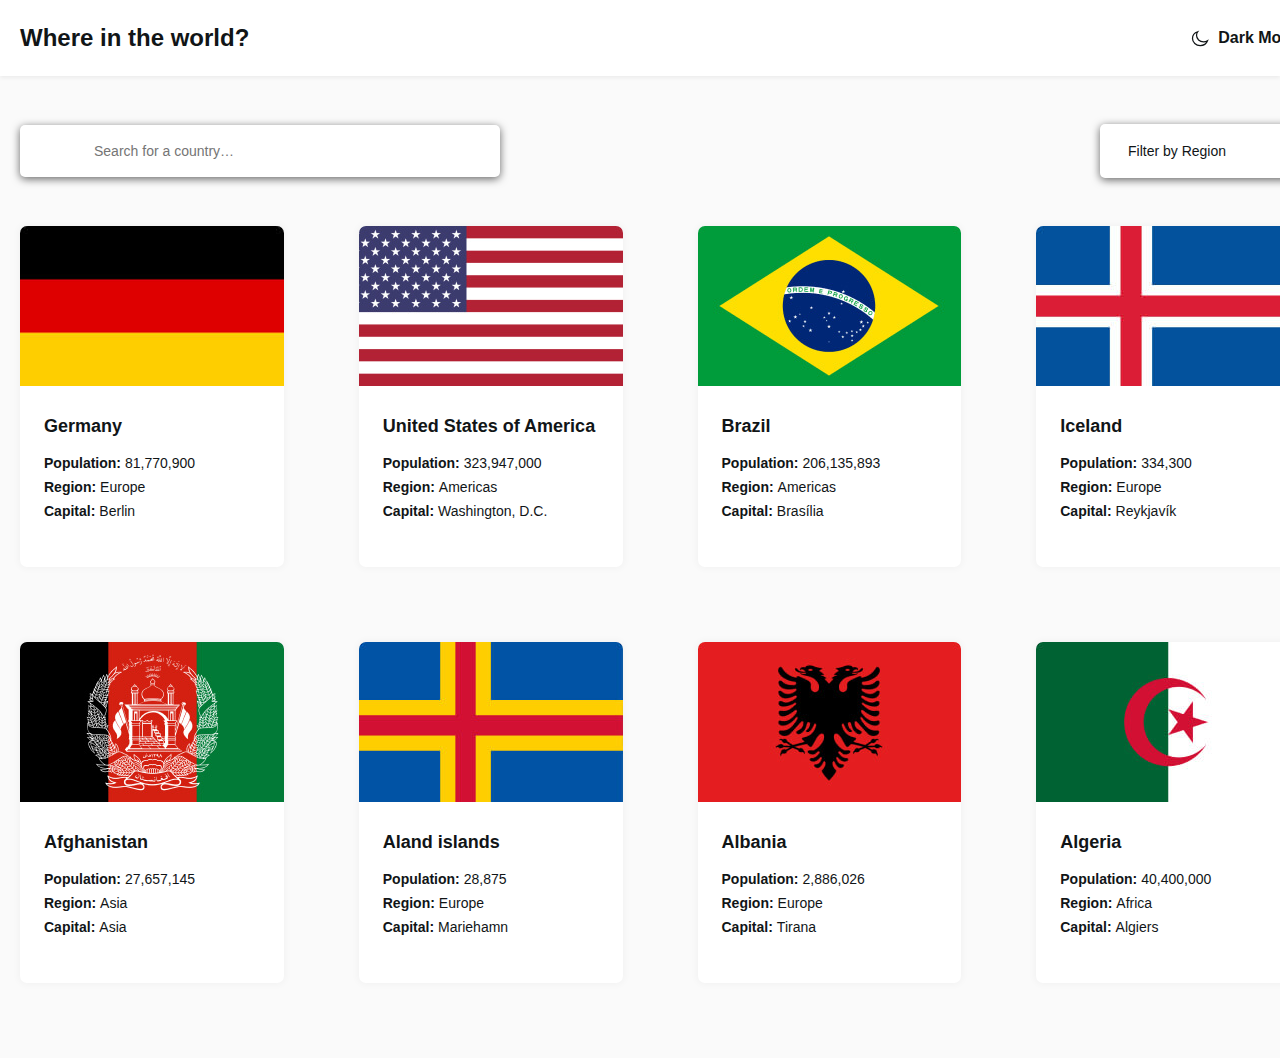
<file: index.html>
<!DOCTYPE html>
<html lang="en">
<head>
  <meta charset="UTF-8">
  <meta name="viewport" content="width=device-width, initial-scale=1.0">
  <title>Countries</title>
  <!-- GOOGLE-FONTS -->


  <!-- Stylesheets -->
  <link rel="stylesheet" href="css/normalize.css">
  <link rel="stylesheet" href="css/style.css">
</head>
<body>
  <!-- SITE-HEADER -->
  <header class="site-header">
    <div class="site-header-container container">
      <a class="site-header-logo" href="index.html">Where in the world?</a>
      <button class="site-header-theme-toggler" type="button" >
        <span class="site-header-theme-toggler-inner">

          <svg class="site-header-theme-toggler-icon" width="20" height="20" xmlns="http://www.w3.org/2000/svg"><path fill-rule="evenodd" clip-rule="evenodd" d="M13.553 13.815c-3.884 0-7.034-2.887-7.034-6.447 0-1.343.448-2.586 1.212-3.618-3.04.945-5.231 3.581-5.231 6.688 0 3.9 3.45 7.062 7.704 7.062 3.389 0 6.266-2.007 7.296-4.796a7.458 7.458 0 0 1-3.947 1.111Z" fill="#fff" stroke="currentColor" stroke-width="1.25"/></svg>

          <span class="site-header-theme-toggler-text">Dark Mode</span>
        </span>
      </button>
    </div>
  </header>

  <!-- MAIN-CONTENT -->
<main class="main-content">
  <div class="container">
    <section>
     <!--  <h2>Filterlar</h2> -->
      <form class="filters" action="https://echo.htmlacademy.ru" method="get">
        <input class="filters-search-input" type="search" name="search" placeholder="Search for a country…" aria-label="Country name" required>
        <select class="filters-region-select" name="region" aria-label="Regions">
          <option selected disabled>Filter by Region</option>
          <option>Africa</option>
          <option>America</option>
          <option>Asia</option>
          <option>Europe</option>
          <option>Oceania</option>
        </select>
      </form>
    </section>


<!-- INDEX-COUNTRIESS -->
<section class="index-countries">
  <!-- <h2>Countries</h2> -->
  <ul class="index-countries-list">
    <li class="index-countries-item">
      <div class="index-country">
        <img class="index-country-flag" src="img/flag-germany.jpg" alt="Germany flag" width="264"
        height="160" srcset="img/flag-germany.jpg 1x, img/flag-germany@2x.jpg 2x">
        <div class="index-country-info">
          <h3 class="index-country-name">
            <a class="index-country-link" href="country.html">
              Germany
            </a>


          </h3>
          <dl class="index-country-details">
            <div class="index-country-details-item">
              <dt class="index-country-details-title">Population:</dt>
              <dd class="index-country-details-value">81,770,900</dd>
            </div>
            <div class="index-country-details-item">
              <dt class="index-country-details-title">Region:</dt>
              <dd class="index-country-details-value">Europe</dd>
            </div>
            <div class="index-country-details-item">
              <dt class="index-country-details-title">Capital:</dt>
              <dd class="index-country-details-value">Berlin</dd>
            </div>
          </dl>
        </div>
      </div>
    </li>


    <li class="index-countries-item">
      <div class="index-country">
        <img class="index-country-flag" src="img/flag-usa.jpg" alt="Usa flag" width="264"
        height="160" srcset="img/flag-usa.jpg 1x, img/flag-usa@2x.jpg 2x">
        <div class="index-country-info">
          <h3 class="index-country-name">
            <a class="index-country-link" href="country.html">


            United States of America
          </a>
          </h3>
          <dl class="index-country-details">
            <div class="index-country-details-item">
              <dt class="index-country-details-title">Population:</dt>
              <dd class="index-country-details-value">323,947,000</dd>
            </div>
            <div class="index-country-details-item">
              <dt class="index-country-details-title">Region:</dt>
              <dd class="index-country-details-value">Americas</dd>
            </div>
            <div class="index-country-details-item">
              <dt class="index-country-details-title">Capital:</dt>
              <dd class="index-country-details-value">Washington, D.C.</dd>
            </div>
          </dl>
        </div>
      </div>
    </li>


    <li class="index-countries-item">
      <div class="index-country">
        <img class="index-country-flag" src="img/flag-brazil.jpg" alt="Brazil flag" width="264"
        height="160" srcset="img/flag-brazil.jpg 1x, img/flag-brazil@2x.jpg 2x">
        <div class="index-country-info">
          <h3 class="index-country-name">
            <a class="index-country-link" href="country.html">


            Brazil
          </a>
          </h3>
          <dl class="index-country-details">
            <div class="index-country-details-item">
              <dt class="index-country-details-title">Population:</dt>
              <dd class="index-country-details-value">206,135,893</dd>
            </div>
            <div class="index-country-details-item">
              <dt class="index-country-details-title">Region:</dt>
              <dd class="index-country-details-value">Americas</dd>
            </div>
            <div class="index-country-details-item">
              <dt class="index-country-details-title">Capital:</dt>
              <dd class="index-country-details-value">Brasília</dd>
            </div>
          </dl>
        </div>
      </div>
    </li>

    <li class="index-countries-item">
      <div class="index-country">
        <img class="index-country-flag" src="img/1280px-Flag_of_Iceland.jpg" alt="Iceland flag" width="264"
        height="160" srcset="img/1280px-Flag_of_Iceland.jpg 1x, img/1280px-Flag_of_Iceland@2x.jpg 2x">
        <div class="index-country-info">
          <h3 class="index-country-name">
            <a class="index-country-link" href="country.html">


            Iceland
          </a>
          </h3>
          <dl class="index-country-details">
            <div class="index-country-details-item">
              <dt class="index-country-details-title">Population:</dt>
              <dd class="index-country-details-value"> 334,300</dd>
            </div>
            <div class="index-country-details-item">
              <dt class="index-country-details-title">Region:</dt>
              <dd class="index-country-details-value">Europe</dd>
            </div>
            <div class="index-country-details-item">
              <dt class="index-country-details-title">Capital:</dt>
              <dd class="index-country-details-value">Reykjavík</dd>
            </div>
          </dl>
        </div>
      </div>
    </li>


    <li class="index-countries-item">
      <div class="index-country">
        <img class="index-country-flag" src="img/1280px-Flag_of_Afghanistan.jpg" alt="Afghanistan flag" width="264"
        height="160" srcset="img/1280px-Flag_of_Afghanistan.jpg 1x, img/1280px-Flag_of_Afghanistan@2x.jpg 2x">
        <div class="index-country-info">
          <h3 class="index-country-name">
            <a class="index-country-link" href="country.html">


            Afghanistan
          </a>
          </h3>
          <dl class="index-country-details">
            <div class="index-country-details-item">
              <dt class="index-country-details-title">Population:</dt>
              <dd class="index-country-details-value">27,657,145</dd>
            </div>
            <div class="index-country-details-item">
              <dt class="index-country-details-title">Region:</dt>
              <dd class="index-country-details-value">Asia</dd>
            </div>
            <div class="index-country-details-item">
              <dt class="index-country-details-title">Capital:</dt>
              <dd class="index-country-details-value">Asia</dd>
            </div>
          </dl>
        </div>
      </div>
    </li>


    <li class="index-countries-item">
      <div class="index-country">
        <img class="index-country-flag" src="img/islands.jpg" alt="islands flag" width="264"
        height="160" srcset="img/islands.jpg 1x, img/islands@2x.jpg 2x">
        <div class="index-country-info">
          <h3 class="index-country-name">
            <a class="index-country-link" href="country.html">


            Aland islands
          </a>
          </h3>
          <dl class="index-country-details">
            <div class="index-country-details-item">
              <dt class="index-country-details-title">Population:</dt>
              <dd class="index-country-details-value">28,875</dd>
            </div>
            <div class="index-country-details-item">
              <dt class="index-country-details-title">Region:</dt>
              <dd class="index-country-details-value">Europe</dd>
            </div>
            <div class="index-country-details-item">
              <dt class="index-country-details-title">Capital:</dt>
              <dd class="index-country-details-value">Mariehamn</dd>
            </div>
          </dl>
        </div>
      </div>
    </li>


    <li class="index-countries-item">
      <div class="index-country">
        <img class="index-country-flag" src="img/1280px-Flag_of_Albania.jpg" alt="Albania flag" width="264"
        height="160" srcset="img/1280px-Flag_of_Albania.jpg 1x, img/1280px-Flag_of_Albania@2x.jpg 2x">
        <div class="index-country-info">
          <h3 class="index-country-name">
            <a class="index-country-link" href="country.html">


            Albania
          </a>
          </h3>
          <dl class="index-country-details">
            <div class="index-country-details-item">
              <dt class="index-country-details-title">Population:</dt>
              <dd class="index-country-details-value"> 2,886,026</dd>
            </div>
            <div class="index-country-details-item">
              <dt class="index-country-details-title">Region:</dt>
              <dd class="index-country-details-value">Europe</dd>
            </div>
            <div class="index-country-details-item">
              <dt class="index-country-details-title">Capital:</dt>
              <dd class="index-country-details-value">Tirana</dd>
            </div>
          </dl>
        </div>
      </div>
    </li>


    <li class="index-countries-item">
      <div class="index-country">
        <img class="index-country-flag" src="img/1280px-Flag_of_Algeria.jpg" alt="Algeria flag" width="264"
        height="160" srcset="img/1280px-Flag_of_Algeria.jpg 1x, img/1280px-Flag_of_Algeria@2x.jpg 2x">
        <div class="index-country-info">
          <h3 class="index-country-name">
            <a class="index-country-link" href="country.html">


            Algeria
          </a>
          </h3>
          <dl class="index-country-details">
            <div class="index-country-details-item">
              <dt class="index-country-details-title">Population:</dt>
              <dd class="index-country-details-value"> 40,400,000</dd>
            </div>
            <div class="index-country-details-item">
              <dt class="index-country-details-title">Region:</dt>
              <dd class="index-country-details-value">Africa</dd>
            </div>
            <div class="index-country-details-item">
              <dt class="index-country-details-title">Capital:</dt>
              <dd class="index-country-details-value">Algiers</dd>
            </div>
          </dl>
        </div>
      </div>
    </li>
  </ul>
</section>
  </div>
</main>





  <script src="js/main.js"></script>
</body>
</html>
</file>
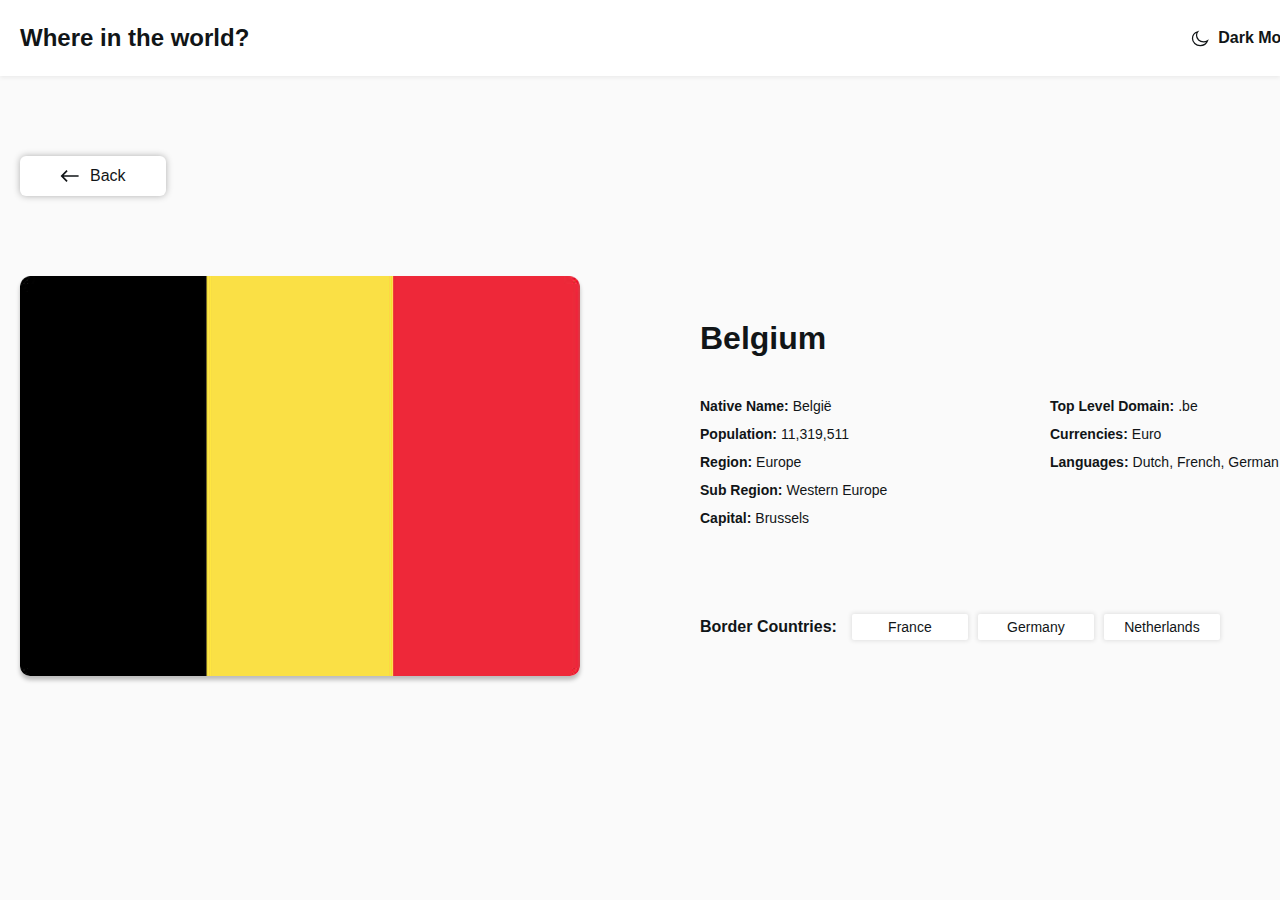
<file: country.html>
<!DOCTYPE html>
<html lang="en">
<head>
  <meta charset="UTF-8">
  <meta name="viewport" content="width=device-width, initial-scale=1.0">
  <title>Countries</title>
  <!-- GOOGLE-FONTS -->


  <!-- Stylesheets -->
  <link rel="stylesheet" href="css/normalize.css">
  <link rel="stylesheet" href="css/style.css">
</head>
<body>
  <!-- SITE-HEADER -->
  <header class="site-header">
    <div class="site-header-container container">
      <a class="site-header-logo" href="index.html">Where in the world?</a>
      <button class="site-header-theme-toggler" type="button" >
        <span class="site-header-theme-toggler-inner">

          <svg class="site-header-theme-toggler-icon" width="20" height="20" xmlns="http://www.w3.org/2000/svg"><path fill-rule="evenodd" clip-rule="evenodd" d="M13.553 13.815c-3.884 0-7.034-2.887-7.034-6.447 0-1.343.448-2.586 1.212-3.618-3.04.945-5.231 3.581-5.231 6.688 0 3.9 3.45 7.062 7.704 7.062 3.389 0 6.266-2.007 7.296-4.796a7.458 7.458 0 0 1-3.947 1.111Z" fill="#fff" stroke="currentColor" stroke-width="1.25"/></svg>

          <span class="site-header-theme-toggler-text">Dark Mode</span>
        </span>
      </button>
    </div>
  </header>

  <!-- MAIN-CONTENT -->
  <main class="main-content main-content-inner country-page">
    <div class="container">

      <div class="country-page-back-wrapper">
        <a class="country-page-back-link" href="index.html">

          <svg class="country-page-back-icon" width="20" height="20"  xmlns="http://www.w3.org/2000/svg"><path fill-rule="evenodd" clip-rule="evenodd" d="m6.464 4.107 1.179 1.179-3.89 3.889h14.85v1.65H3.753l3.89 3.889-1.179 1.179L.572 10l5.892-5.893Z" fill="currentColor"/></svg>
          <span class="country-page-back-text">Back</span>

        </a>
      </div>


      <!-- COUNTRY-PAGE-FLAG-INFO -->
      <div class="country-page-flag-info">
        <img class="country-page-flag" src="img/flag-belgium-big.jpg" alt="Belgium flag" width="560" height="400" srcset="img/flag-belgium-big.jpg 1x, img/flag-belgium-big@2x.jpg 2x">
        <div class="country-page-info">
          <h1 class="country-page-title">Belgium</h1>
          <div class="country-page-dls-wrapper">
            <dl class="country-page-details">
              <div class="country-page-details-item">
                <dt class="country-page-details-title">Native Name:</dt>
                <dd class="country-page-details-value">België</dd>
              </div>
              <div class="country-page-details-item">
                <dt class="country-page-details-title">Population:</dt>
                <dd class="country-page-details-value">11,319,511</dd>
              </div>
              <div class="country-page-details-item">
                <dt class="country-page-details-title">Region:</dt>
                <dd class="country-page-details-value">Europe</dd>
              </div>
              <div class="country-page-details-item">
                <dt class="country-page-details-title">Sub Region:</dt>
                <dd class="country-page-details-value">Western Europe</dd>
              </div>
              <div class="country-page-details-item">
                <dt class="country-page-details-title">Capital:</dt>
                <dd class="country-page-details-value">Brussels</dd>
              </div>
            </dl>


            <dl class="country-page-details">
              <div class="country-page-details-item">
                <dt class="country-page-details-title">Top Level Domain:</dt>
                <dd class="country-page-details-value">.be</dd>
              </div>
              <div class="country-page-details-item">
                <dt class="country-page-details-title">Currencies:</dt>
                <dd class="country-page-details-value">Euro</dd>
              </div>
              <div class="country-page-details-item">
                <dt class="country-page-details-title">Languages:</dt>
                <dd class="country-page-details-value">Dutch, French, German</dd>
              </div>

            </dl>
          </div>

           <section class="country-page-border-countries">
              <h2 class="country-page-border-countries-heading">Border Countries:</h2>
              <div class="country-page-border-countries-list">
                <a class="country-page-border-country-link" href="country.html">France</a>
                <a class="country-page-border-country-link" href="country.html">Germany</a>
                <a class="country-page-border-country-link" href="country.html">Netherlands</a>
              </div>
           </section>

        </div>
      </div>

    </div>
  </main>





  <script src="js/main.js"></script>
</body>
</html>
</file>
<file: css/style.css>
/* CUSTOM PROPS */

:root{
  --body-bg: #fafafa;
  --element-bg:#fff;
  --text-color:#111517;
  --transition-duration:0.4s;
}

.dark-mode{
  --text-color:#fff;
  --bg-color:#222;
}
/* FONTS */
@font-face {
  font-family: "Nunito Sans 7pt Condensed";
  src: url("../fonts/ NunitoSans7ptCondensed-Regular.woff2") format("woff2"),
    url("../fonts/ NunitoSans7ptCondensed-Regular.woff") format("woff");
  font-weight: normal;
  font-style: normal;
  font-display: swap;
}

@font-face {
  font-family: "Nunito Sans 7pt Condensed";
  src: url("../fonts/ NunitoSans7ptCondensed-ExtraBold.woff2") format("woff2"),
    url("../fonts/ NunitoSans7ptCondensed-ExtraBold.woff") format("woff");
  font-weight: bold;
  font-style: normal;
  font-display: swap;
}

@font-face {
  font-family: "Nunito Sans 7pt Condensed";
  src: url("../fonts/ NunitoSans7ptCondensed-SemiBold.woff2") format("woff2"),
    url("../fonts/ NunitoSans7ptCondensed-SemiBold.woff") format("woff");
  font-weight: 600;
  font-style: normal;
  font-display: swap;
}

@font-face {
  font-family: "Nunito Sans 7pt Condensed";
  src: url("../fonts/ NunitoSans7ptCondensed-Light.woff2") format("woff2"),
    url("../fonts/ NunitoSans7ptCondensed-Light.woff") format("woff");
  font-weight: 300;
  font-style: normal;
  font-display: swap;
}


/* GLOBAL */
html {
  box-sizing: border-box;
  height: 100%;
  scroll-behavior: smooth;
}

*,
*::before,
*::after  {
  box-sizing:0;
}

body {
  display: flex;
  flex-direction: column;
  height: 100%;
  padding: 0;
  margin: 0;
  font-family:"Nunito Sans","Arial",sans-serif;
  font-size: 14px;
  line-height:16px ;
  background-color:var(--body-bg);
  color: var(--text-color);
  transition: background-color 0.4s ease,
  color 0.4s ease;
}

img {
  max-width: 100%;
  height: auto;
}
a {
 text-decoration: none;
}

/* DARK-MODE */
.dark-mode{
  --body-bg: #202c36;
  --element-bg:#2B3844;;
  --text-color:#fff;
}

/* CONTAINER */
.container {
  width: 100%;
  max-width: 1320px;
  padding-left: 20px;
  padding-right: 20px;
  margin-left: auto;
  margin-right: auto;
}

/* MAIN-CONTENT */
.main-content{
  flex-grow: 1;
  padding-top: 48px;
  padding-bottom: 48px;
}
.main-content-inner{
padding-top: 80px;
}

/* SITE-HEADER */
.site-header {
  padding-top: 24px;
  padding-bottom: 24px;
  background-color:var(--element-bg);
  box-shadow: 0px 2px 4px 0px rgba(0, 0, 0, 0.06);
  white-space: nowrap;
}
.site-header-container {
  display: flex;
  justify-content: space-between;
  align-items:center;
}

.site-header-logo {
font-size: 24px;
line-height: normal;
font-weight: 800;
color:var(--text-color);
}
.site-header-logo:hover{
  opacity: 0.8;
}
.site-header-logo:active{
  opacity: 0.6;
}
.site-header-theme-toggler {
  padding: 0;
  border: 0;
  background-color:transparent;
  cursor:pointer;
}
.site-header-theme-toggler-inner {
  display:flex;
  align-items:center;
  color:var(--text-color);
}
.site-header-theme-toggler-inner:hover{
  opacity: 0.8;
}
.site-header-theme-toggler-inner:active{
  opacity: 0.6;
}
.site-header-theme-toggler-text {
  margin-left: 8px;
  font-size: 16px;
  line-height: 22px;
  font-weight: 600;
}

/* FILTERS */
.filters {
  display: flex;
  justify-content: space-between;
  align-items:center;
  margin-bottom: 48px;
}
.filters-search-input {
  min-width:480px;
  padding: 18px 74px;
  border:0;
  border-radius: 5px;
  background-color:var(--element-bg);
  color:var(--text-color);
  box-shadow: 0px 2px 9px 0px rgba(0, 0, 0, 0.6);
}
.filters-region-select {
  min-width: 200px;
  padding: 18px 24px;
  border:0;
  border-radius:5px;
  background-color:var(--element-bg);
  color:var(--text-color);
  box-shadow: 0px 2px 9px 0px rgba(0, 0, 0, 0.6);
}


/* INDEX-COUNTRIES */
.index-countries-list {
  display: flex;
  flex-wrap: wrap;
  padding: 0;
  margin: 0;
  margin-left: -75px;
  margin-bottom: -75px;
  list-style: none;
}
.index-countries-item {
  width: calc(25% - 75px);
  margin-left: 75px;
  margin-bottom: 75px;
}


/* INDEX-COUNTRY */
.index-country {
  border-radius:7px;
  overflow: hidden;
  background-color:var(--element-bg);
  color:var(--text-color);
  box-shadow: 0px 0px 7px 2px rgba(0, 0, 0, 0.03);
}
.index-country-flag {
  width: 100%;
  height: 160px;
  object-fit: cover;
}
.index-country-info {
  padding: 24px 24px 48px;
}
.index-country-name {
  margin-top: 0;
  margin-bottom: 16px;
  font-size: 18px;
  line-height: 26px;
  font-weight: 800;
}
.index-country-link{
color:var(--text-color);
}
.index-country-details {
  margin: 0;
}
.index-country-details-item{
  display: flex;
  flex-wrap: wrap;
}
.index-country-details-item:not(:last-child) {
margin-bottom: 8px;
}
.index-country-details-title {
  font-weight: 600;
}
.index-country-details-value {
  margin-left: 4px;
}

/* COUNTRY-PAGE */
.country-page-back-wrapper {
  margin-bottom: 80px;
}
.country-page-back-link {
display: inline-flex;
align-items:center;
padding: 10px 40px;
border-radius:6px;
background-color:var(--element-bg);
color:var(--text-color);
box-shadow: 0px 0px 7px 0px rgba(0, 0, 0, 0.3);
}
.country-page-back-link:hover{
opacity: 0.8;
}
.country-page-back-link:active{
opacity: 0.6;
}
.country-page-back-icon {
  width: 20px;
  height: 20px;
  margin-right: 10px;
}
.country-page-back-text {
  font-size: 16px;
  line-height: 20px;
}
.country-page-flag-info{
  display: flex;
}
.country-page-flag{
  width: 560px;
  height: 400px;
  margin-right: 120px;
  object-fit: cover;
  border-radius:10px;
  box-shadow: 0px 4px 4px 0px rgba(0, 0, 0, 0.25);
}

.country-page-info {
  width: 600px;
  padding-top: 40px;
}
.country-page-title {
  margin-top: 0;
  margin-bottom: 24px;
  font-size: 32px;
  line-height: 44px;
  font-weight: 800;
}
.country-page-dls-wrapper {
  display: flex;
  justify-content: space-between;
  margin-bottom: 70px;
}
.country-page-details {
  width: 250px;
}
.country-page-details-item{
  display: flex;
}
.country-page-details-item:not(:last-child) {
  margin-bottom: 12px;
}
.country-page-details-title {
  margin-right: 4px;
  font-weight: 600;
}
.country-page-details-value {
  margin: 0;
  font-weight: 300;
}


.country-page-border-countries {
  display:flex;
  align-items:center;
}
.country-page-border-countries-heading {
  margin-top: 0;
  margin-bottom: 0;
  margin-right: 15px;
  font-size: 16px;
  line-height: 20px;
  font-weight: 600;
}
.country-page-border-countries-list {
  display: flex;
  flex-wrap: wrap;
}
.country-page-border-country-link {
  min-width: 96px;
  padding: 5px 10px;
  margin-top: 4px;
  margin-bottom: 4px;
  border-radius:2px;
  background-color:var(--element-bg);
  color:var(--text-color);
  text-align: center;
  box-shadow: 0px 0px 4px 1px rgba(0, 0, 0, 0.1);
  transition: background-color var(--transition-duration) ease,
  color var(--transition-duration) ease;
}
.country-page-border-country-link:not(:last-child){
  margin-right: 10px;
}
.country-page-border-country-link:hover{
opacity: 0.8;
}
.country-page-border-country-link:active{
opacity: 0.6;
}
</file>
